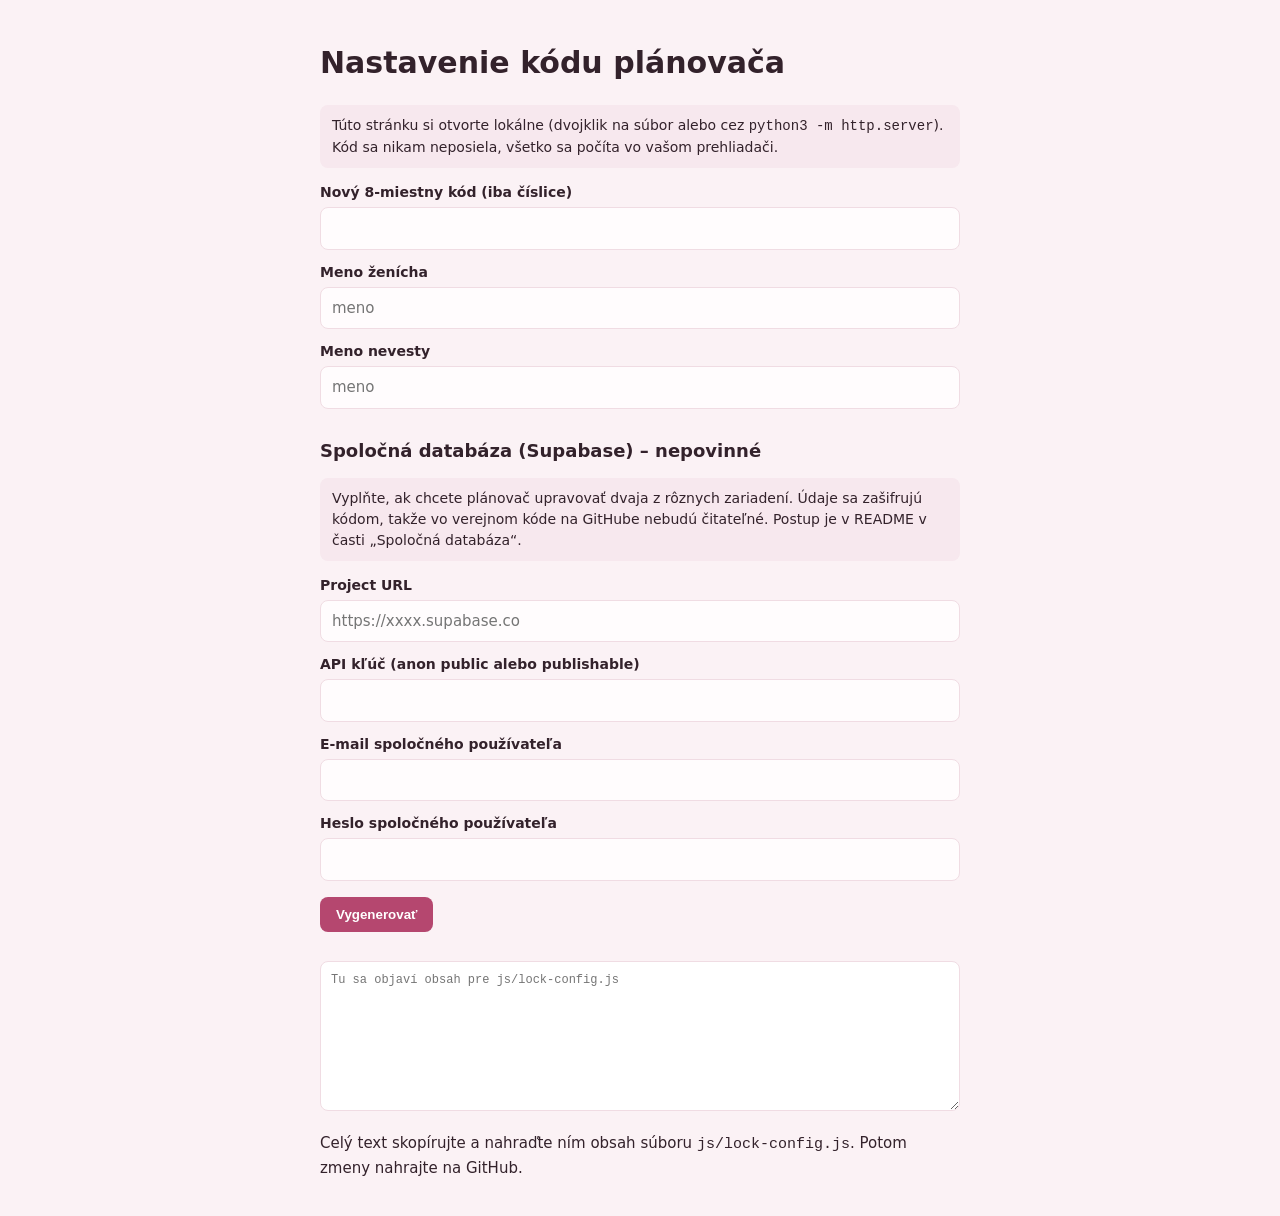
<file: tools/nastav-kod.html>
<!DOCTYPE html>
<html lang="sk">
<head>
<meta charset="utf-8">
<meta name="viewport" content="width=device-width, initial-scale=1">
<meta name="robots" content="noindex, nofollow">
<title>Nastavenie kódu</title>
<style>
  body{font:15px/1.5 system-ui,sans-serif;background:#fbf2f5;color:#33222b;max-width:640px;margin:40px auto;padding:0 18px}
  h1{font-weight:700}
  h2{font-size:18px;margin:28px 0 0}
  label{display:block;margin:12px 0 4px;font-weight:600;font-size:14px}
  input{width:100%;padding:9px 11px;border:1px solid #f0dce3;border-radius:8px;font:inherit;background:#fffcfd;box-sizing:border-box}
  button{margin-top:16px;padding:10px 16px;border:0;border-radius:8px;background:#b5476f;color:#fff;font-weight:700;cursor:pointer}
  textarea{width:100%;min-height:150px;margin-top:14px;font:12px/1.4 ui-monospace,monospace;border:1px solid #f0dce3;border-radius:8px;padding:10px;box-sizing:border-box}
  .note{background:#f7e8ee;border-radius:8px;padding:10px 12px;font-size:14px}
  .err{color:#b9443a}
</style>
</head>
<body>
<h1>Nastavenie kódu plánovača</h1>
<p class="note">Túto stránku si otvorte lokálne (dvojklik na súbor alebo cez <code>python3 -m http.server</code>). Kód sa nikam neposiela, všetko sa počíta vo vašom prehliadači.</p>
<label for="pin">Nový 8-miestny kód (iba číslice)</label>
<input id="pin" inputmode="numeric" maxlength="8" autocomplete="off">
<label for="a">Meno ženícha</label><input id="a" placeholder="meno">
<label for="b">Meno nevesty</label><input id="b" placeholder="meno">
<h2>Spoločná databáza (Supabase) – nepovinné</h2>
<p class="note">Vyplňte, ak chcete plánovač upravovať dvaja z rôznych zariadení. Údaje sa zašifrujú kódom, takže vo verejnom kóde na GitHube nebudú čitateľné. Postup je v README v časti „Spoločná databáza“.</p>
<label for="sbUrl">Project URL</label><input id="sbUrl" placeholder="https://xxxx.supabase.co" autocomplete="off">
<label for="sbKey">API kľúč (anon public alebo publishable)</label><input id="sbKey" autocomplete="off">
<label for="sbEmail">E-mail spoločného používateľa</label><input id="sbEmail" type="email" autocomplete="off">
<label for="sbPass">Heslo spoločného používateľa</label><input id="sbPass" type="password" autocomplete="new-password">
<button id="go" type="button">Vygenerovať</button>
<p id="msg"></p>
<textarea id="out" readonly placeholder="Tu sa objaví obsah pre js/lock-config.js"></textarea>
<p>Celý text skopírujte a nahraďte ním obsah súboru <code>js/lock-config.js</code>. Potom zmeny nahrajte na GitHub.</p>
<script>
const enc = u => btoa(String.fromCharCode(...u));
document.getElementById("go").onclick = async () => {
  const pin = document.getElementById("pin").value.trim(), msg = document.getElementById("msg");
  if (!/^\d{8}$/.test(pin)) { msg.className = "err"; msg.textContent = "Kód musí mať presne 8 číslic."; return; }
  if (/^(\d)\1{7}$/.test(pin) || pin === "12345678" || pin === "87654321") { msg.className = "err"; msg.textContent = "Zvoľte menej predvídateľný kód."; return; }
  const secret = { nameA: document.getElementById("a").value.trim(), nameB: document.getElementById("b").value.trim() };
  if (!secret.nameA || !secret.nameB) { msg.className = "err"; msg.textContent = "Vyplňte obe mená."; return; }
  const val = id => document.getElementById(id).value.trim();
  const sb = { url: val("sbUrl").replace(/\/+$/, ""), key: val("sbKey"), email: val("sbEmail"), password: document.getElementById("sbPass").value };
  const filled = Object.values(sb).filter(Boolean).length;
  if (filled && filled < 4) { msg.className = "err"; msg.textContent = "Pre spoločnú databázu vyplňte všetky štyri polia (alebo žiadne)."; return; }
  if (filled && !/^https:\/\/[^/]+$/.test(sb.url)) { msg.className = "err"; msg.textContent = "Project URL má tvar https://xxxx.supabase.co"; return; }
  if (filled) secret.sb = sb;
  const iter = 250000, salt = crypto.getRandomValues(new Uint8Array(16)), iv = crypto.getRandomValues(new Uint8Array(12));
  const base = await crypto.subtle.importKey("raw", new TextEncoder().encode(pin), "PBKDF2", false, ["deriveKey"]);
  const key = await crypto.subtle.deriveKey({ name: "PBKDF2", salt, iterations: iter, hash: "SHA-256" }, base, { name: "AES-GCM", length: 256 }, false, ["encrypt"]);
  const ct = new Uint8Array(await crypto.subtle.encrypt({ name: "AES-GCM", iv }, key, new TextEncoder().encode(JSON.stringify(secret))));
  document.getElementById("out").value = `/* Vygenerované nástrojom tools/nastav-kod.html. Obsahuje zašifrované údaje, nie samotný kód. */\nwindow.LOCK = ${JSON.stringify({ v: 1, iter, salt: enc(salt), iv: enc(iv), ct: enc(ct) }, null, 2)};\n`;
  msg.className = ""; msg.textContent = "Hotovo. Kód si zapamätajte – nedá sa z tohto súboru zistiť.";
};
</script>
</body>
</html>
</file>
